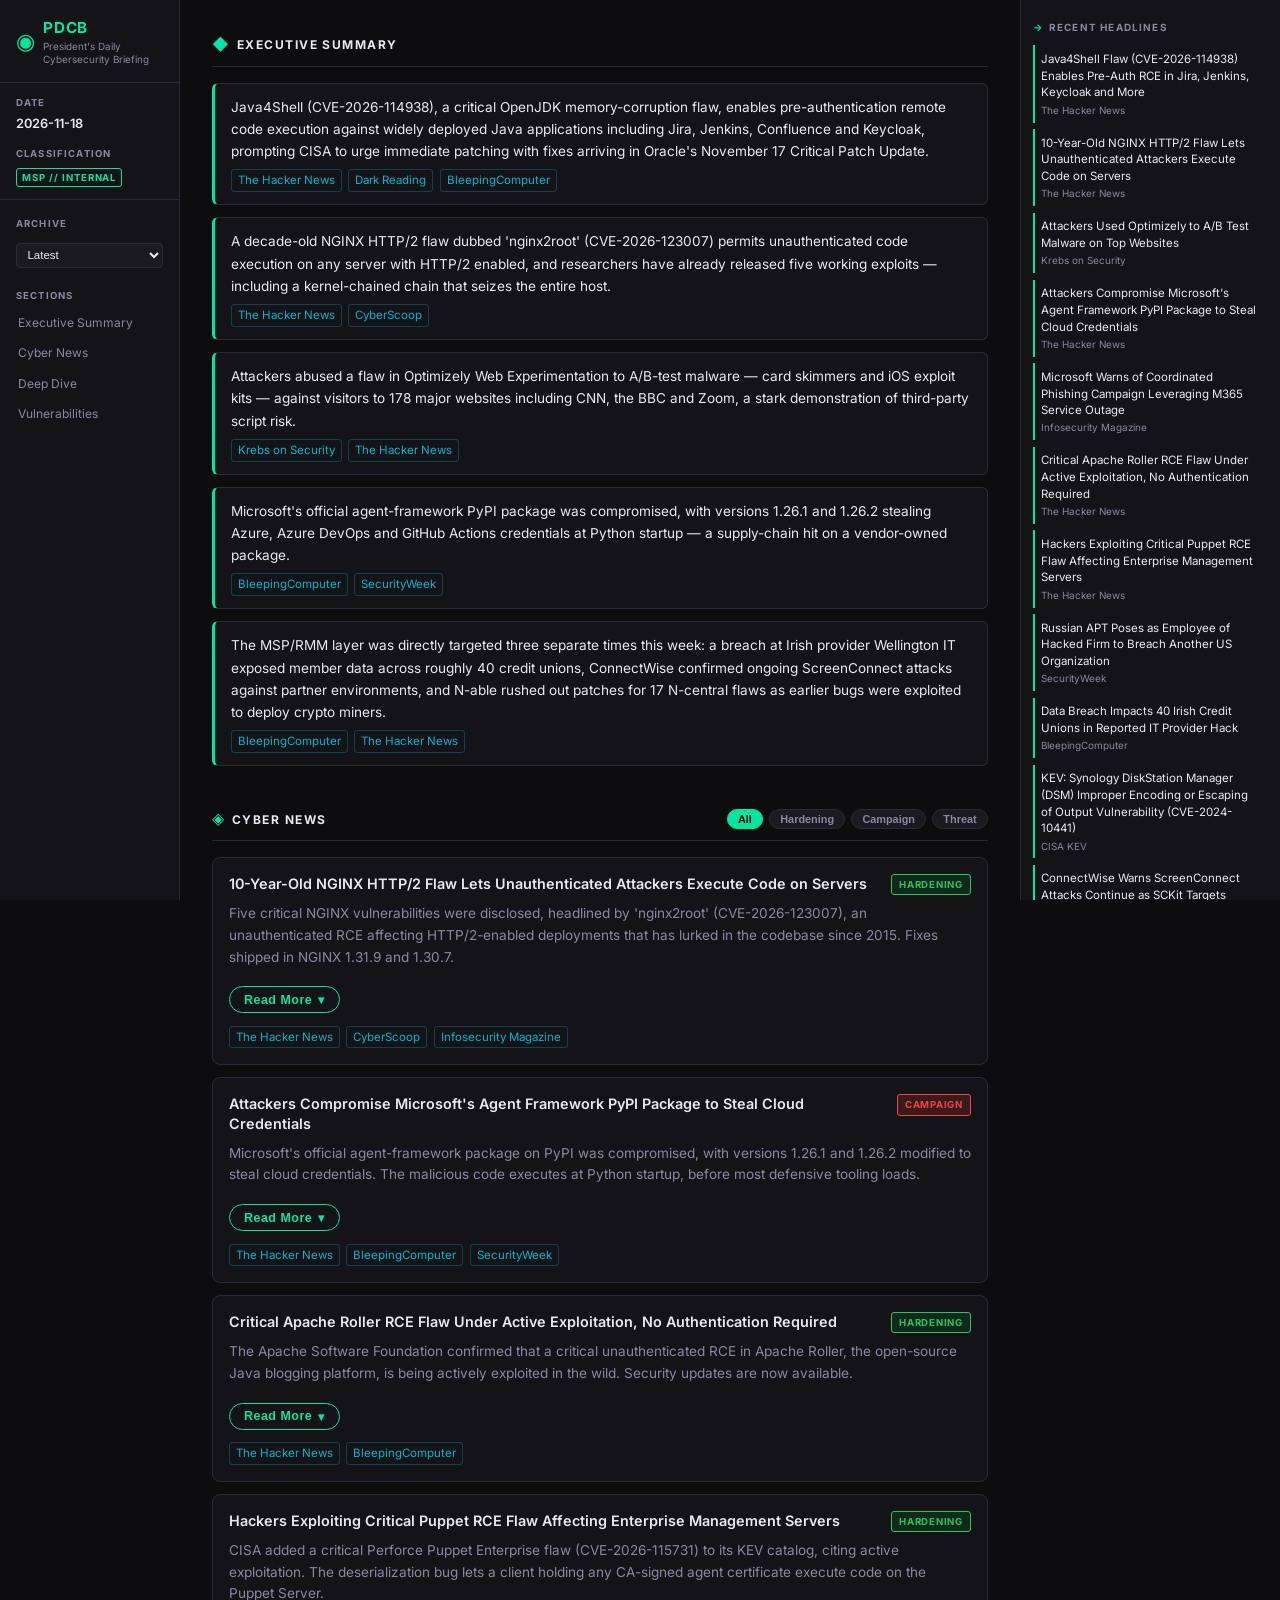
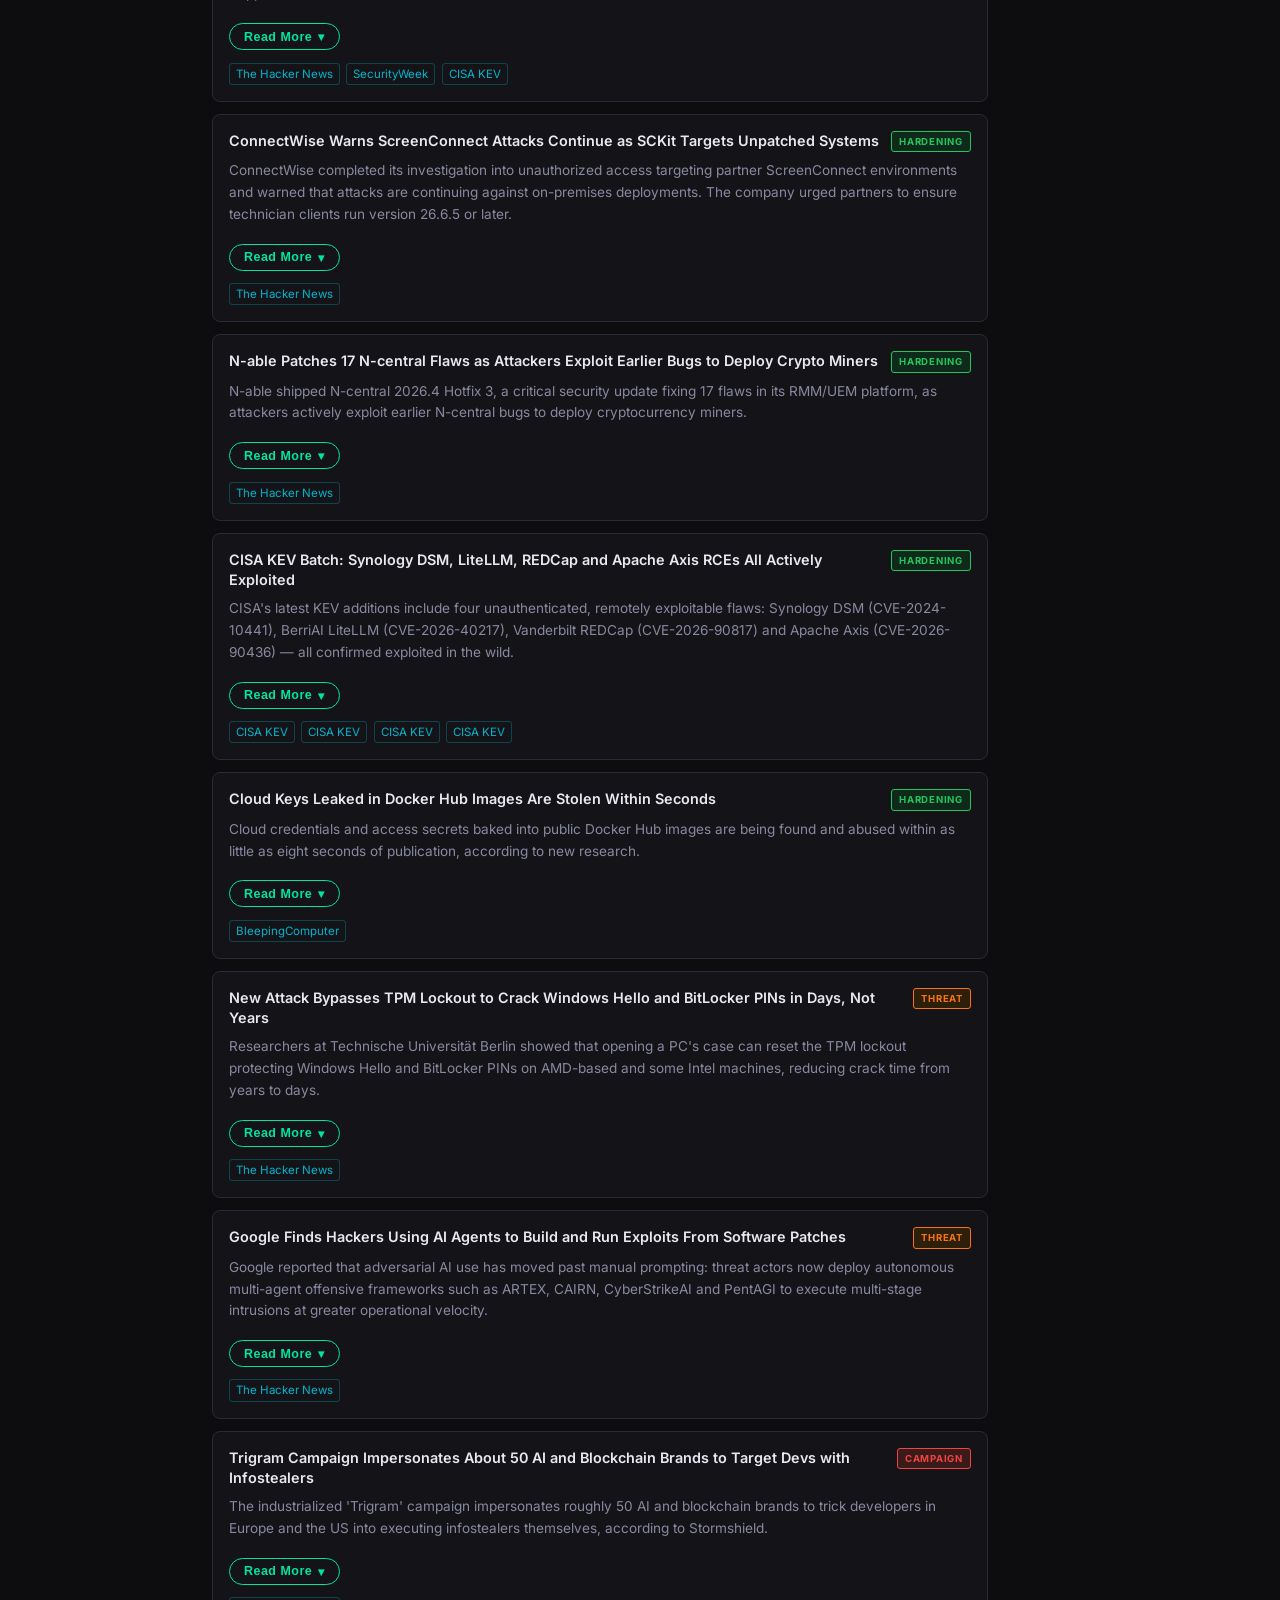
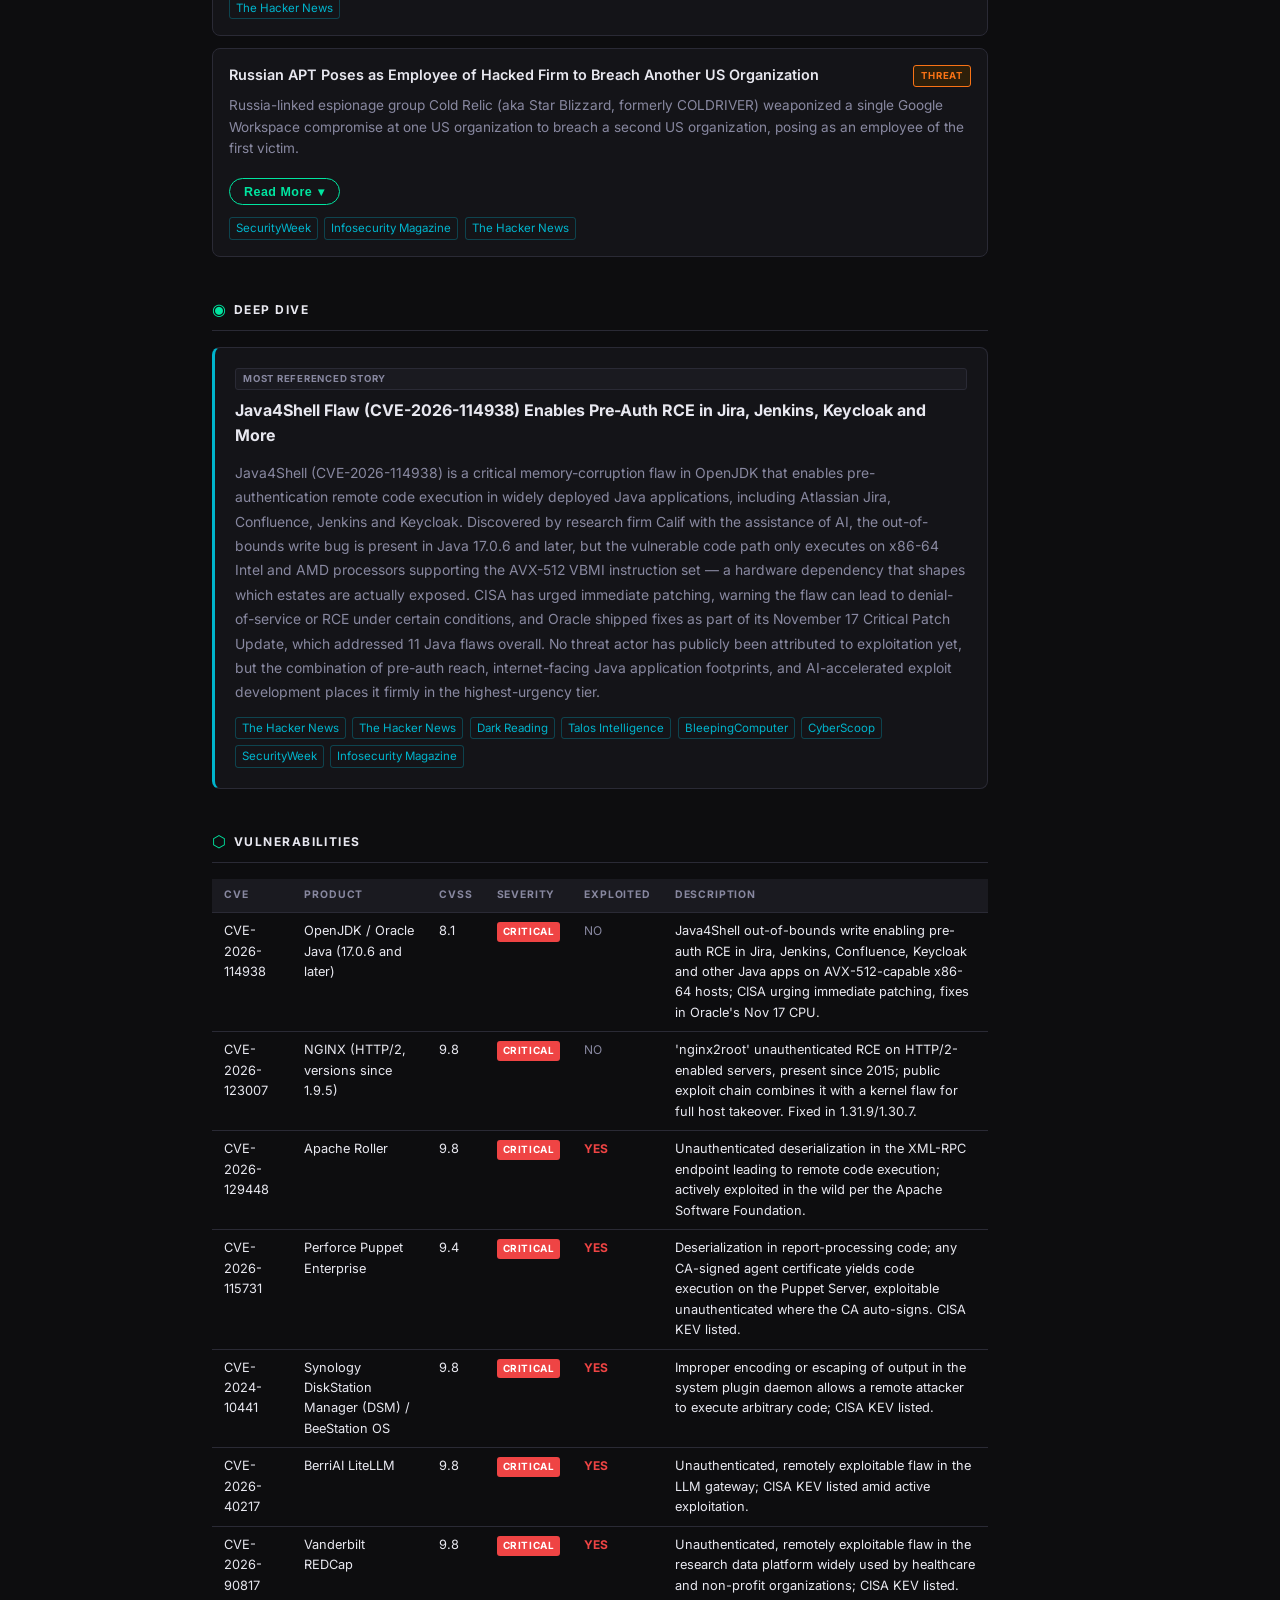
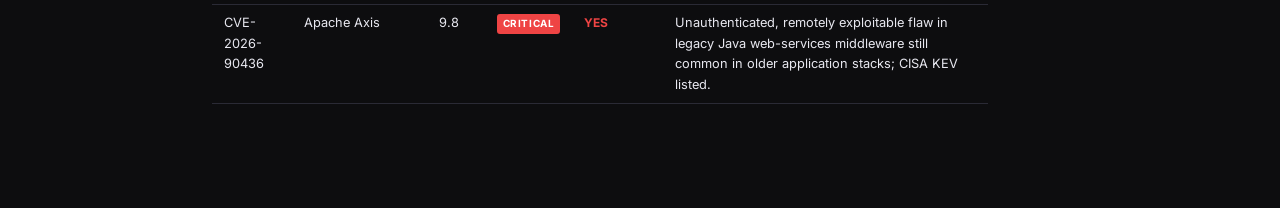
<file: index.html>
<!DOCTYPE html>
<html lang="en">
<head>
  <meta charset="UTF-8" />
  <meta name="viewport" content="width=device-width, initial-scale=1.0" />
  <title>PDCB — President's Daily Cybersecurity Briefing</title>
  <link rel="preconnect" href="https://fonts.googleapis.com">
  <link rel="preconnect" href="https://fonts.gstatic.com" crossorigin>
  <link href="https://fonts.googleapis.com/css2?family=Inter:wght@400;500;600;700;800&display=swap" rel="stylesheet">
  <link rel="stylesheet" href="style.css" />
</head>
<body>
  <div class="page-shell">

    <!-- LEFT SIDEBAR: nav + meta -->
    <aside class="sidebar-left">
      <div class="brand-block">
        <div class="brand-icon">&#9673;</div>
        <div>
          <div class="brand-title">PDCB</div>
          <div class="brand-sub">President's Daily Cybersecurity Briefing</div>
        </div>
      </div>

      <div class="sidebar-meta">
        <div class="meta-label">DATE</div>
        <div id="brief-date" class="meta-value">Loading…</div>
        <div class="meta-label" style="margin-top:0.75rem">CLASSIFICATION</div>
        <div class="meta-badge">MSP // INTERNAL</div>
      </div>

      <div class="meta-label" style="padding:0 1rem;margin-top:1rem">ARCHIVE</div>
      <select id="archive-select" aria-label="Select archived briefing date">
        <option value="latest">Latest</option>
      </select>

      <div class="nav-label">SECTIONS</div>
      <nav class="side-nav">
        <a href="#summary">Executive Summary</a>
        <a href="#news">Cyber News</a>
        <a href="#deep-dive">Deep Dive</a>
        <a href="#vulns">Vulnerabilities</a>
      </nav>
    </aside>

    <!-- CENTER: main content -->
    <main class="content-main">
      <section id="summary" class="panel">
        <div class="section-heading">
          <span class="section-icon">&#9670;</span>
          <h3>Executive Summary</h3>
        </div>
        <div id="executive-summary" class="summary-list"></div>
      </section>

      <section id="news" class="panel">
        <div class="section-heading section-heading-spread">
          <div style="display:flex;align-items:center;gap:0.5rem">
            <span class="section-icon">&#9672;</span>
            <h3>Cyber News</h3>
          </div>
          <div id="news-filters" class="pill-row"></div>
        </div>
        <div id="news-grid" class="news-grid"></div>
      </section>

      <section id="deep-dive" class="panel">
        <div class="section-heading">
          <span class="section-icon">&#9673;</span>
          <h3>Deep Dive</h3>
        </div>
        <article id="deep-dive-card" class="deep-dive-card"></article>
      </section>

      <section id="vulns" class="panel">
        <div class="section-heading">
          <span class="section-icon">&#11041;</span>
          <h3>Vulnerabilities</h3>
        </div>
        <div class="table-wrap">
          <table>
            <thead>
              <tr>
                <th>CVE</th>
                <th>Product</th>
                <th>CVSS</th>
                <th>Severity</th>
                <th>Exploited</th>
                <th>Description</th>
              </tr>
            </thead>
            <tbody id="vuln-table-body"></tbody>
          </table>
        </div>
        <p id="vuln-footnote" class="footnote"></p>
      </section>
    </main>

    <!-- RIGHT SIDEBAR: headlines + hacks -->
    <aside class="sidebar-right">
      <div class="sidebar-right-section">
        <div class="sidebar-right-heading">
          <span class="sidebar-right-icon">&#8594;</span>
          RECENT HEADLINES
        </div>
        <div id="headlines-list" class="headlines-list"></div>
      </div>

      <div class="sidebar-right-section" style="margin-top:1.5rem">
        <div class="sidebar-right-heading">
          <span class="sidebar-right-icon warn">&#9651;</span>
          BIGGEST HACKS
        </div>
        <div id="biggest-hacks-list" class="hacks-list"></div>
      </div>
    </aside>

  </div>
  <script src="app.js"></script>
</body>
</html>
</file>
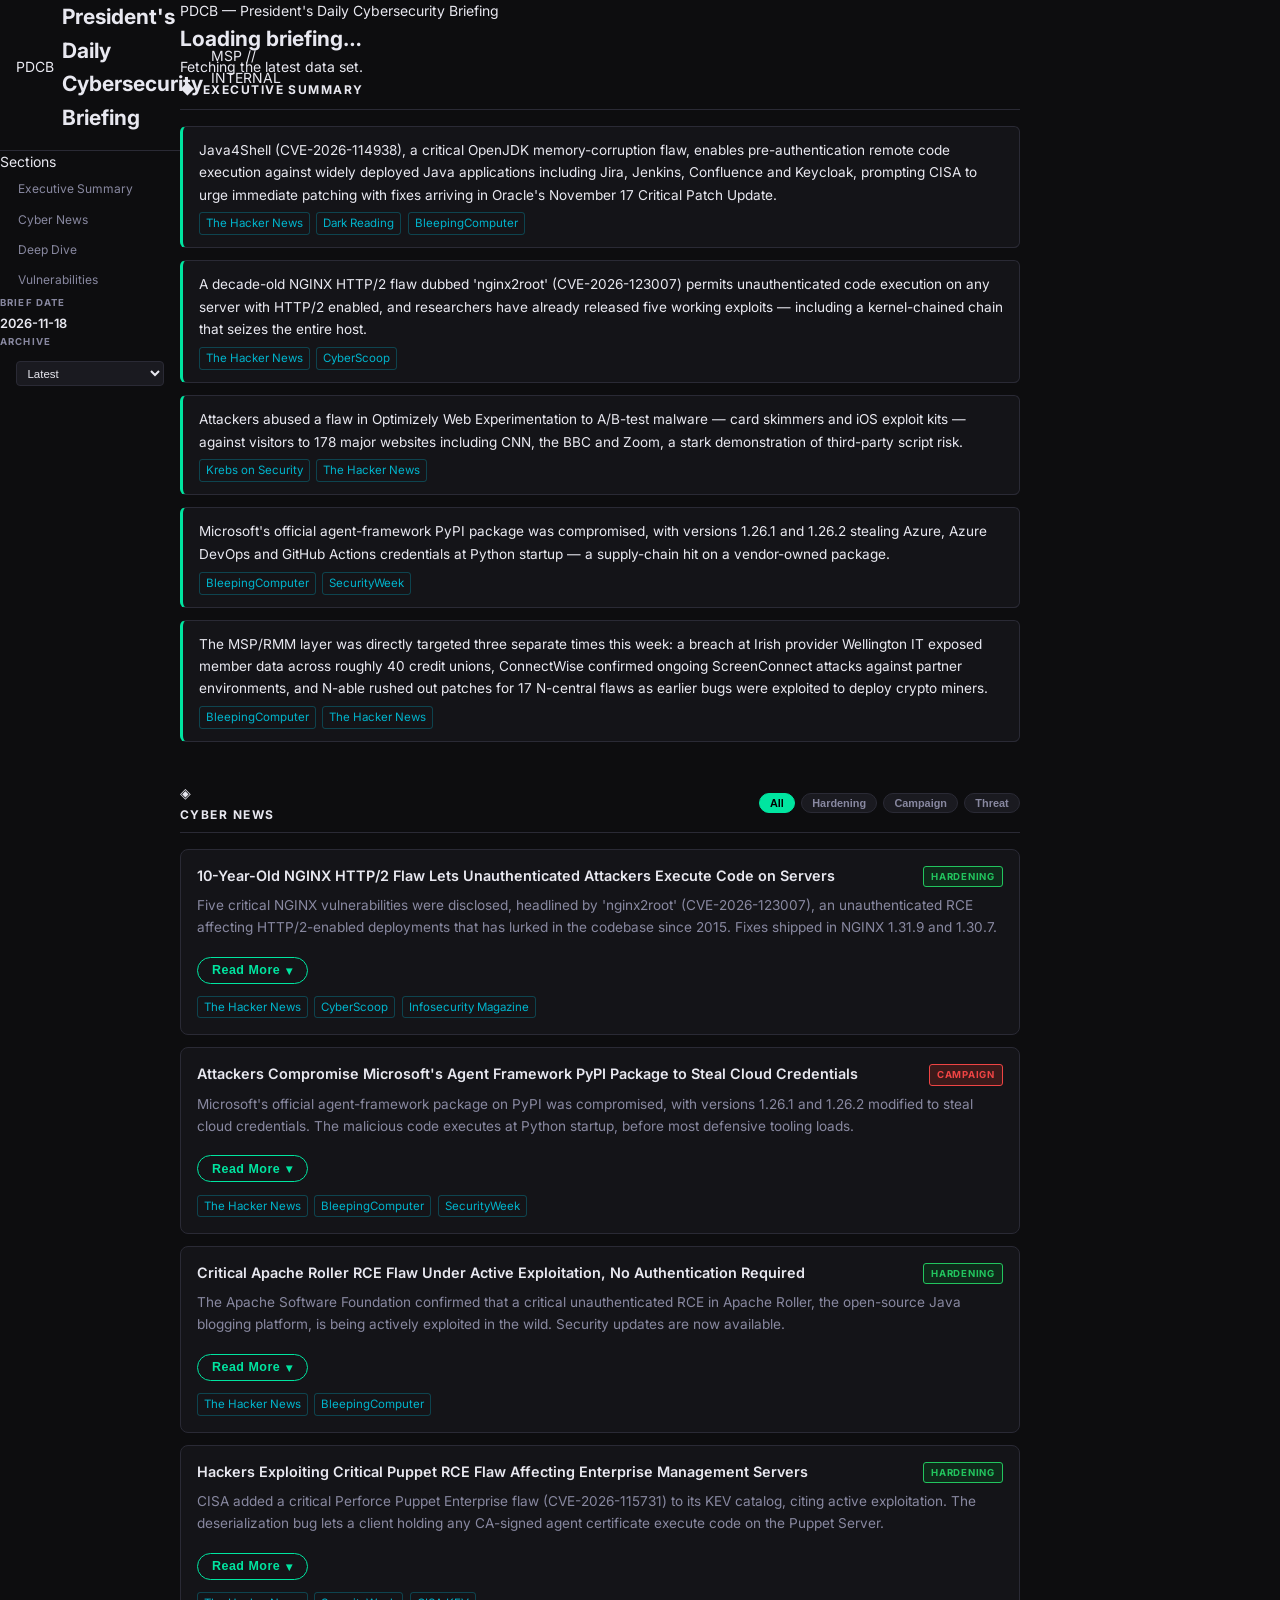
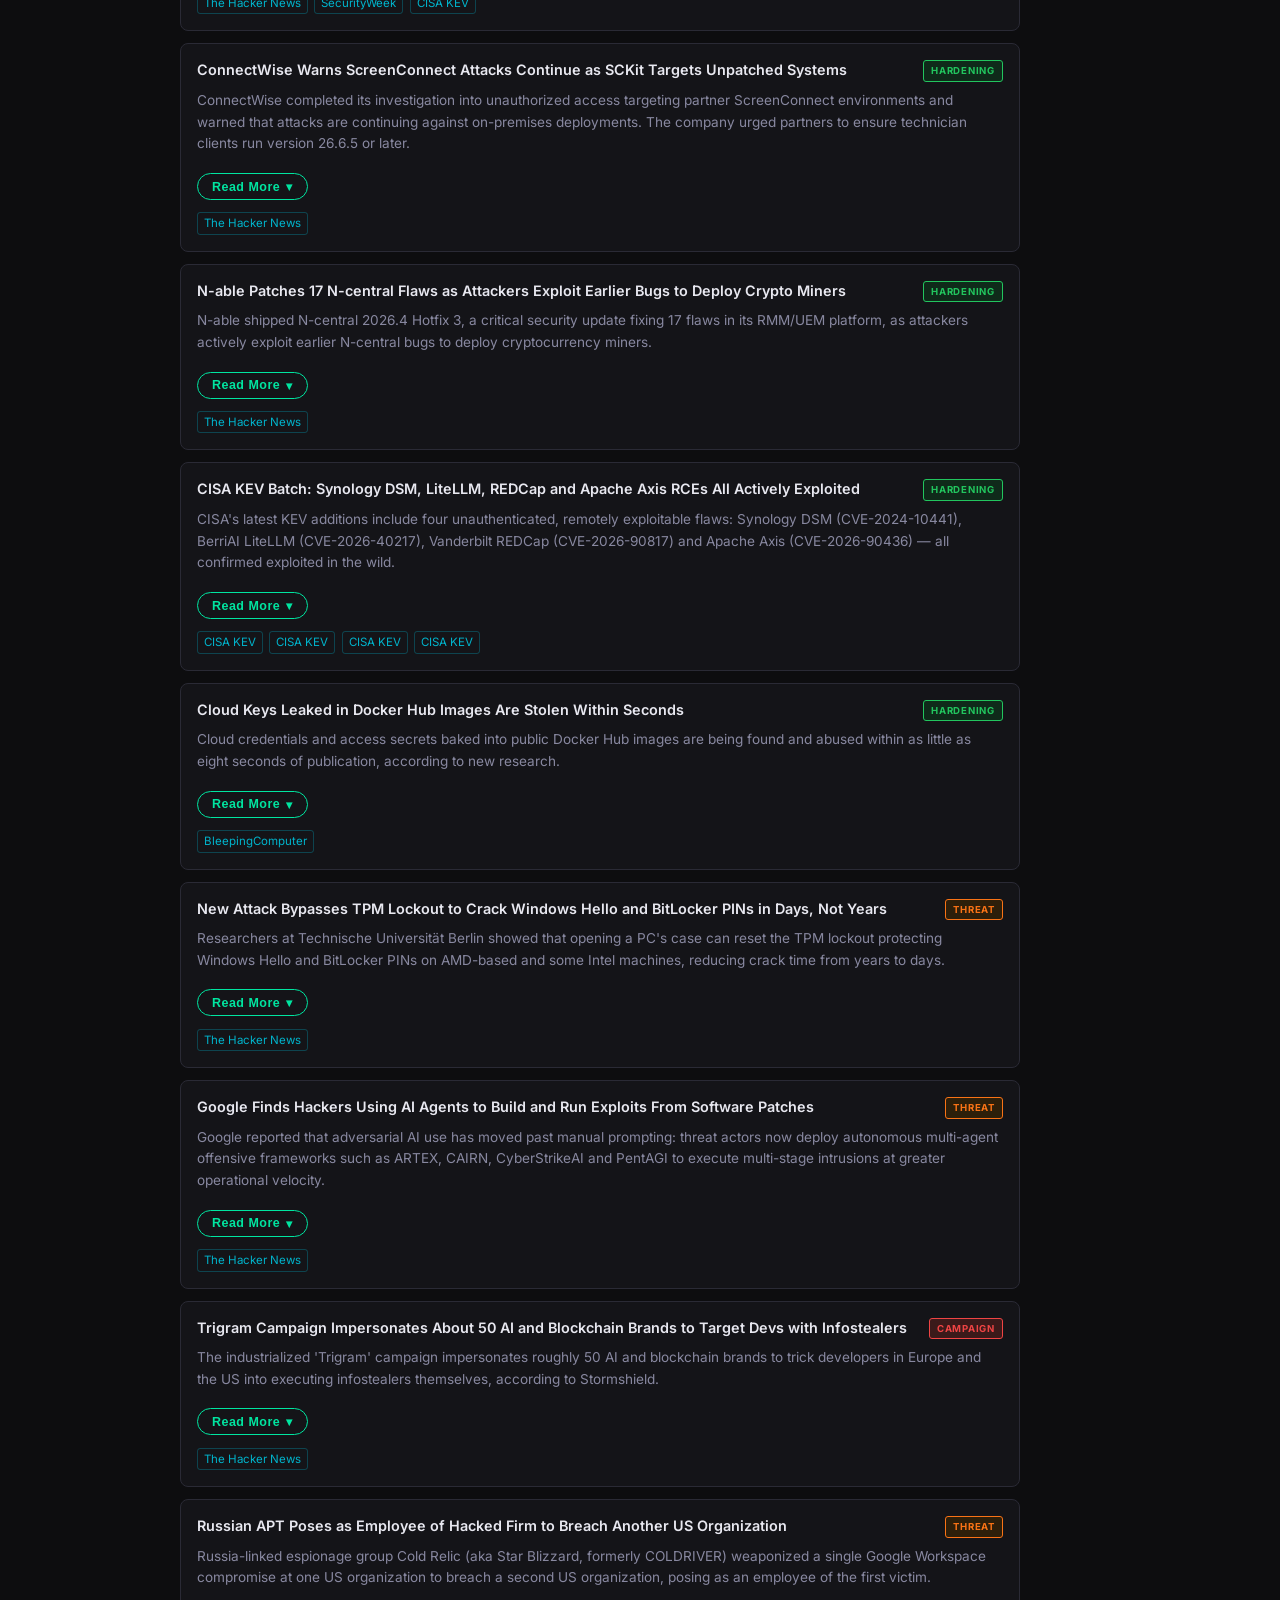
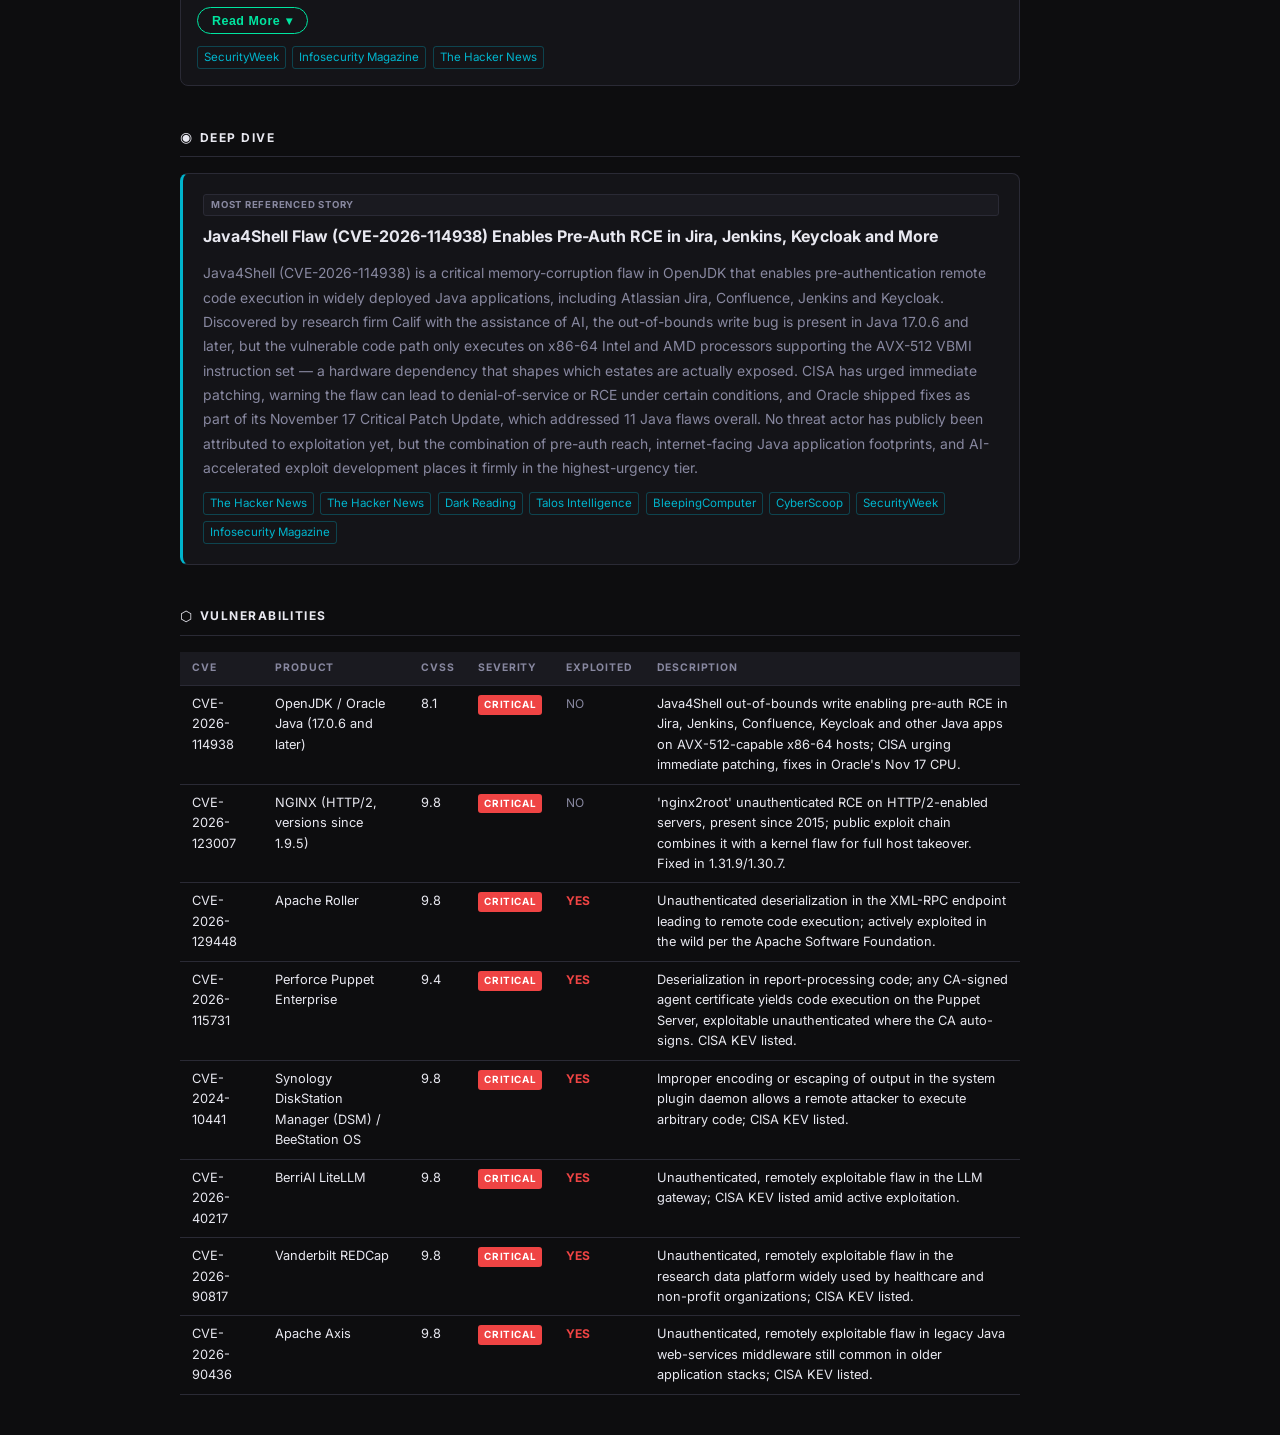
<file: index (2).html>
<!DOCTYPE html>
<html lang="en">
<head>
  <meta charset="UTF-8" />
  <meta name="viewport" content="width=device-width, initial-scale=1.0" />
  <title>PDCB — President's Daily Cybersecurity Briefing</title>
  <link rel="preconnect" href="https://fonts.googleapis.com">
  <link rel="preconnect" href="https://fonts.gstatic.com" crossorigin>
  <link href="https://fonts.googleapis.com/css2?family=Inter:wght@400;500;600;700;800&display=swap" rel="stylesheet">
  <link rel="stylesheet" href="style.css" />
</head>
<body>
  <div class="page-shell">
    <aside class="sidebar">
      <div class="brand-block">
        <div class="eyebrow">PDCB</div>
        <h1>President's Daily Cybersecurity Briefing</h1>
        <div class="badge">MSP // INTERNAL</div>
      </div>

      <nav class="side-nav">
        <div class="nav-title">Sections</div>
        <a href="#summary">Executive Summary</a>
        <a href="#news">Cyber News</a>
        <a href="#deep-dive">Deep Dive</a>
        <a href="#vulns">Vulnerabilities</a>
      </nav>

      <div class="meta-card">
        <div class="meta-label">Brief Date</div>
        <div id="brief-date" class="meta-value">Loading…</div>
      </div>

      <div class="meta-card">
        <div class="meta-label">Archive</div>
        <select id="archive-select" aria-label="Select archived briefing date">
          <option value="latest">Latest</option>
        </select>
      </div>
    </aside>

    <main class="content">
      <header class="hero">
        <p class="hero-kicker">PDCB — President's Daily Cybersecurity Briefing</p>
        <h2 id="brief-title">Loading briefing…</h2>
        <p id="brief-subtitle" class="hero-subtitle">Fetching the latest data set.</p>
      </header>

      <section id="summary" class="panel">
        <div class="section-heading">
          <span>◆</span>
          <h3>Executive Summary</h3>
        </div>
        <div id="executive-summary" class="summary-list"></div>
      </section>

      <section id="news" class="panel">
        <div class="section-heading section-heading-spread">
          <div>
            <span>◈</span>
            <h3>Cyber News</h3>
          </div>
          <div id="news-filters" class="pill-row"></div>
        </div>
        <div id="news-grid" class="news-grid"></div>
      </section>

      <section id="deep-dive" class="panel">
        <div class="section-heading">
          <span>◉</span>
          <h3>Deep Dive</h3>
        </div>
        <article id="deep-dive-card" class="deep-dive-card"></article>
      </section>

      <section id="vulns" class="panel">
        <div class="section-heading">
          <span>⬡</span>
          <h3>Vulnerabilities</h3>
        </div>
        <div class="table-wrap">
          <table>
            <thead>
              <tr>
                <th>CVE</th>
                <th>Product</th>
                <th>CVSS</th>
                <th>Severity</th>
                <th>Exploited</th>
                <th>Description</th>
              </tr>
            </thead>
            <tbody id="vuln-table-body"></tbody>
          </table>
        </div>
        <p id="vuln-footnote" class="footnote"></p>
      </section>
    </main>
  </div>

  <script src="app.js"></script>
</body>
</html>
</file>
<file: style.css>
/* ── Reset & Base ──────────────────────────────────────────── */
*, *::before, *::after { box-sizing: border-box; margin: 0; padding: 0; }

:root {
  --bg: #0d0d0f;
  --surface: #141418;
  --surface2: #1a1a20;
  --border: #2a2a35;
  --text: #e8e8f0;
  --text-muted: #8888a0;
  --accent: #00e5a0;
  --accent2: #00b4cc;
  --red: #ef4444;
  --orange: #f97316;
  --yellow: #eab308;
  --green: #22c55e;
  --purple: #a855f7;
  --sidebar-left-w: 180px;
  --sidebar-right-w: 260px;
}

body {
  background: var(--bg);
  color: var(--text);
  font-family: "Inter", sans-serif;
  font-size: 14px;
  line-height: 1.6;
  min-height: 100vh;
}

/* ── Layout ────────────────────────────────────────────────── */
.page-shell {
  display: grid;
  grid-template-columns: var(--sidebar-left-w) 1fr var(--sidebar-right-w);
  min-height: 100vh;
  align-items: start;
}

/* ── LEFT SIDEBAR ──────────────────────────────────────────── */
.sidebar-left {
  position: sticky;
  top: 0;
  height: 100vh;
  overflow-y: auto;
  background: var(--surface);
  border-right: 1px solid var(--border);
  padding: 1rem 0 2rem;
  display: flex;
  flex-direction: column;
  gap: 0;
}

.brand-block {
  display: flex;
  align-items: center;
  gap: 0.5rem;
  padding: 0 1rem 1rem;
  border-bottom: 1px solid var(--border);
}

.brand-icon { font-size: 1.4rem; color: var(--accent); }
.brand-title { font-size: 0.95rem; font-weight: 700; color: var(--accent); letter-spacing: 0.05em; }
.brand-sub { font-size: 0.62rem; color: var(--text-muted); line-height: 1.3; }

.sidebar-meta {
  padding: 0.75rem 1rem;
  border-bottom: 1px solid var(--border);
}

.meta-label {
  font-size: 0.6rem;
  font-weight: 700;
  letter-spacing: 0.12em;
  color: var(--text-muted);
  text-transform: uppercase;
  margin-bottom: 0.2rem;
}

.meta-value {
  font-size: 0.8rem;
  font-weight: 600;
  color: var(--text);
}

.meta-badge {
  display: inline-block;
  font-size: 0.6rem;
  font-weight: 700;
  letter-spacing: 0.1em;
  color: var(--accent);
  border: 1px solid var(--accent);
  border-radius: 3px;
  padding: 1px 5px;
  margin-top: 0.15rem;
}

#archive-select {
  width: calc(100% - 2rem);
  margin: 0.5rem 1rem;
  background: var(--surface2);
  border: 1px solid var(--border);
  color: var(--text);
  border-radius: 4px;
  padding: 0.3rem 0.4rem;
  font-size: 0.72rem;
  cursor: pointer;
}

.nav-label {
  font-size: 0.6rem;
  font-weight: 700;
  letter-spacing: 0.12em;
  color: var(--text-muted);
  text-transform: uppercase;
  padding: 0.75rem 1rem 0.25rem;
}

.side-nav {
  display: flex;
  flex-direction: column;
}

.side-nav a {
  display: block;
  padding: 0.35rem 1rem;
  font-size: 0.75rem;
  color: var(--text-muted);
  text-decoration: none;
  border-left: 2px solid transparent;
  transition: all 0.15s;
}

.side-nav a:hover,
.side-nav a.active {
  color: var(--accent);
  border-left-color: var(--accent);
  background: rgba(0,229,160,0.05);
}

/* ── CENTER CONTENT ────────────────────────────────────────── */
.content-main {
  padding: 2rem 2rem 4rem;
  min-width: 0;
}

.panel { margin-bottom: 2.5rem; }

.section-heading {
  display: flex;
  align-items: center;
  gap: 0.5rem;
  margin-bottom: 1rem;
  padding-bottom: 0.5rem;
  border-bottom: 1px solid var(--border);
}

.section-heading-spread {
  flex-wrap: wrap;
  justify-content: space-between;
}

.section-icon { color: var(--accent); font-size: 1rem; }

.section-heading h3 {
  font-size: 0.75rem;
  font-weight: 700;
  letter-spacing: 0.12em;
  text-transform: uppercase;
  color: var(--text);
}

/* Executive Summary */
.summary-list { display: flex; flex-direction: column; gap: 0.75rem; }

.summary-item {
  background: var(--surface);
  border: 1px solid var(--border);
  border-left: 3px solid var(--accent);
  border-radius: 6px;
  padding: 0.75rem 1rem;
  font-size: 0.85rem;
  line-height: 1.65;
}

.summary-item strong { color: var(--text); }

.summary-sources {
  margin-top: 0.4rem;
  display: flex;
  flex-wrap: wrap;
  gap: 0.4rem;
}

/* Cyber News */
.pill-row { display: flex; flex-wrap: wrap; gap: 0.35rem; }

.pill {
  background: var(--surface2);
  border: 1px solid var(--border);
  color: var(--text-muted);
  border-radius: 20px;
  padding: 0.2rem 0.65rem;
  font-size: 0.68rem;
  font-weight: 600;
  cursor: pointer;
  transition: all 0.15s;
}

.pill:hover, .pill.active {
  background: var(--accent);
  color: #000;
  border-color: var(--accent);
}

.news-grid { display: flex; flex-direction: column; gap: 0.75rem; }

.news-card {
  background: var(--surface);
  border: 1px solid var(--border);
  border-radius: 8px;
  padding: 1rem;
}

.news-card-header {
  display: flex;
  justify-content: space-between;
  align-items: flex-start;
  gap: 0.5rem;
  margin-bottom: 0.5rem;
}

.news-card-header h4 {
  font-size: 0.9rem;
  font-weight: 600;
  color: var(--text);
  line-height: 1.4;
}

.tag {
  flex-shrink: 0;
  font-size: 0.6rem;
  font-weight: 700;
  letter-spacing: 0.08em;
  text-transform: uppercase;
  padding: 2px 7px;
  border-radius: 3px;
  background: var(--surface2);
  border: 1px solid var(--border);
  color: var(--text-muted);
}

.tag.Campaign  { background:#3b1a1a; border-color:#ef4444; color:#ef4444; }
.tag.Threat    { background:#2d1f0a; border-color:#f97316; color:#f97316; }
.tag.Hardening { background:#0f2a1a; border-color:#22c55e; color:#22c55e; }
.tag.Tools     { background:#1a1a3a; border-color:#818cf8; color:#818cf8; }
.tag.Laws      { background:#2a1a30; border-color:#a855f7; color:#a855f7; }
.tag.General   { background:#1a2030; border-color:#60a5fa; color:#60a5fa; }
.tag\.365_Threats,
[class*="365"] { background:#2a2000; border-color:#eab308; color:#eab308; }

.news-summary { font-size: 0.85rem; color: var(--text-muted); margin-bottom: 0.5rem; }







.sources { display: flex; flex-wrap: wrap; gap: 0.4rem; margin-top: 0.4rem; }

.source-link {
  font-size: 0.72rem;
  color: var(--accent2);
  text-decoration: none;
  padding: 1px 6px;
  border: 1px solid rgba(0,180,204,0.3);
  border-radius: 3px;
  transition: all 0.15s;
}
.source-link:hover { background: rgba(0,180,204,0.1); }

/* Deep Dive */
.deep-dive-card {
  background: var(--surface);
  border: 1px solid var(--border);
  border-left: 3px solid var(--accent2);
  border-radius: 8px;
  padding: 1.25rem;
}
.deep-dive-card h4 { font-size: 1rem; font-weight: 700; margin-bottom: 0.75rem; }
.deep-dive-card p { font-size: 0.87rem; color: var(--text-muted); line-height: 1.75; }

/* Vulnerabilities */
.table-wrap { overflow-x: auto; }

table {
  width: 100%;
  border-collapse: collapse;
  font-size: 0.8rem;
}
th {
  text-align: left;
  padding: 0.5rem 0.75rem;
  background: var(--surface2);
  color: var(--text-muted);
  font-size: 0.65rem;
  font-weight: 700;
  letter-spacing: 0.08em;
  text-transform: uppercase;
  border-bottom: 1px solid var(--border);
}
td {
  padding: 0.5rem 0.75rem;
  border-bottom: 1px solid var(--border);
  vertical-align: top;
}
tr:hover td { background: var(--surface2); }

.severity-pill {
  display: inline-block;
  font-size: 0.62rem;
  font-weight: 700;
  letter-spacing: 0.06em;
  text-transform: uppercase;
  padding: 2px 6px;
  border-radius: 3px;
}
.severity-critical { background: var(--red); color: #fff; }
.severity-high     { background: var(--orange); color: #fff; }
.severity-medium   { background: var(--yellow); color: #000; }

.exploited-yes { color: var(--red); font-weight: 700; font-size: 0.75rem; }
.exploited-no  { color: var(--text-muted); font-size: 0.75rem; }

.footnote { font-size: 0.72rem; color: var(--text-muted); margin-top: 0.5rem; }

/* ── RIGHT SIDEBAR ─────────────────────────────────────────── */
.sidebar-right {
  position: sticky;
  top: 0;
  height: 100vh;
  overflow-y: auto;
  background: var(--surface);
  border-left: 1px solid var(--border);
  padding: 1.25rem 0.75rem 2rem;
}

.sidebar-right-section { }

.sidebar-right-heading {
  font-size: 0.62rem;
  font-weight: 700;
  letter-spacing: 0.12em;
  text-transform: uppercase;
  color: var(--text-muted);
  margin-bottom: 0.6rem;
  display: flex;
  align-items: center;
  gap: 0.35rem;
}

.sidebar-right-icon { color: var(--accent); }
.sidebar-right-icon.warn { color: var(--orange); }

/* Headlines */
.headlines-list { display: flex; flex-direction: column; gap: 0; }

.headline-link {
  display: block;
  padding: 0.35rem 0.4rem;
  font-size: 0.72rem;
  color: var(--text);
  text-decoration: none;
  border-left: 2px solid var(--accent);
  margin-bottom: 0.4rem;
  line-height: 1.45;
  transition: background 0.15s;
}
.headline-link:hover { background: var(--surface2); }

.headline-source {
  display: block;
  font-size: 0.62rem;
  color: var(--text-muted);
  margin-top: 0.1rem;
}

/* Biggest Hacks */
.hacks-list { display: flex; flex-direction: column; gap: 0.6rem; }

.hack-card {
  background: var(--surface2);
  border: 1px solid var(--border);
  border-radius: 6px;
  padding: 0.6rem 0.75rem;
}

.hack-header {
  display: flex;
  justify-content: space-between;
  align-items: center;
  margin-bottom: 0.3rem;
}

.hack-card h4 { font-size: 0.75rem; font-weight: 600; line-height: 1.4; margin-bottom: 0.25rem; }
.hack-card p  { font-size: 0.7rem; color: var(--text-muted); line-height: 1.5; }
.hack-date    { font-size: 0.62rem; color: var(--text-muted); }

/* Empty state */
.empty-state { color: var(--text-muted); font-size: 0.8rem; padding: 0.5rem 0; }

/* ── Responsive ────────────────────────────────────────────── */
@media (max-width: 1100px) {
  :root { --sidebar-right-w: 220px; }
}
@media (max-width: 860px) {
  .page-shell { grid-template-columns: var(--sidebar-left-w) 1fr; }
  .sidebar-right { display: none; }
}
@media (max-width: 600px) {
  .page-shell { grid-template-columns: 1fr; }
  .sidebar-left { position: relative; height: auto; }
}

/* ── Expand button ─────────────────────────── */
.expand-btn {
  display: inline-flex;
  align-items: center;
  gap: 6px;
  margin: 10px 0 6px;
  padding: 5px 14px;
  font-size: 0.78rem;
  font-weight: 600;
  letter-spacing: 0.04em;
  color: var(--accent, #00e5a0);
  background: transparent;
  border: 1px solid var(--accent, #00e5a0);
  border-radius: 20px;
  cursor: pointer;
  transition: background 0.15s, color 0.15s;
}
.expand-btn:hover {
  background: var(--accent, #00e5a0);
  color: #0a0a0a;
}
.expand-btn .chevron {
  display: inline-block;
  transition: transform 0.2s;
  font-style: normal;
}
.expand-btn.open .chevron {
  transform: rotate(180deg);
}

/* ── Expanded content ──────────────────────── */
.news-expanded {
  display: none;
  margin: 8px 0 6px;
  padding: 12px 14px;
  background: rgba(255,255,255,0.04);
  border-left: 3px solid var(--accent, #00e5a0);
  border-radius: 0 6px 6px 0;
  font-size: 0.88rem;
  line-height: 1.65;
  color: var(--text-muted, #a0a0a0);
  white-space: pre-line;
}
.news-expanded.open {
  display: block;
}
</file>
